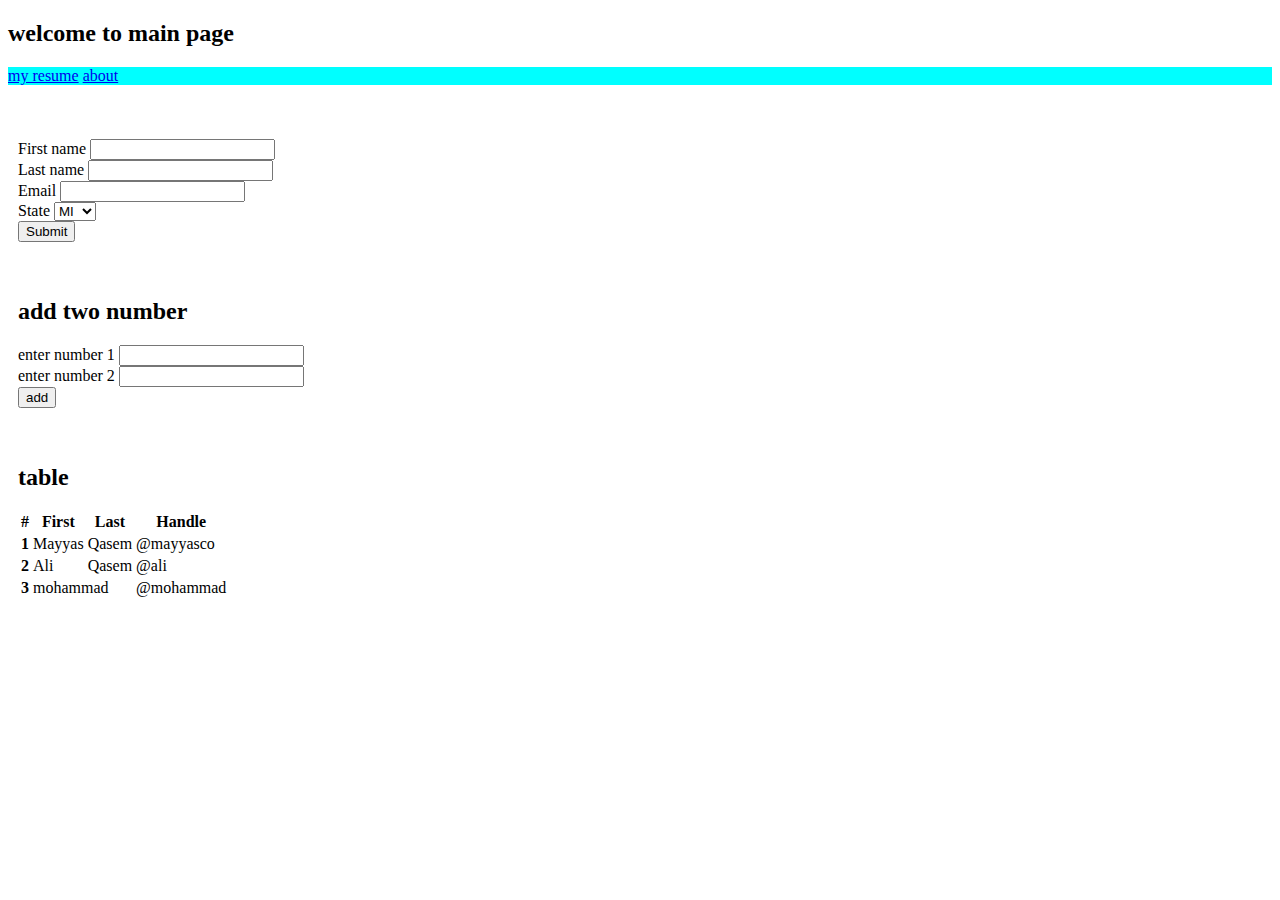
<file: sba-mayyas qasem/index.html>
<!doctype html>
<html lang="en">

<head>
    <meta charset="utf-8">
    <meta name="viewport" content="width=device-width, initial-scale=1">
    <title>SBA</title>
    <link href="https://cdn.jsdelivr.net/npm/bootstrap@5.3.0-alpha1/dist/css/bootstrap.min.css" rel="stylesheet"
        integrity="sha384-GLhlTQ8iRABdZLl6O3oVMWSktQOp6b7In1Zl3/Jr59b6EGGoI1aFkw7cmDA6j6gD" crossorigin="anonymous">
</head>

<body>
    <div class="p-3 text-primary-emphasis bg-primary-subtle border border-primary-subtle rounded-3">
        <h2 class="text-center">welcome to main page</h2>
    </div>

    <nav class="navbar navbar-expand-lg bg-body-tertiary">
        <div class="container-fluid" style="background-color: aqua;">
            <div>
                <a class="navbar-brand" href="resume/Portfolio.html">my resume</a>

                <a class="navbar-brand" href="about.html">about</a>

            </div>
        </div>
    </nav>
    <br><br><br>
    <form action="enter.html" class="row g-3 needs-validation" validate id="register" style="margin-left: 10px;">
        <div class="col-md-4">
            <label for="validationCustom01" class="form-label">First name</label>
            <input type="text" class="form-control" id="validationCustom01" required>
        </div>

        <div class="col-md-4">
            <label for="validationCustom02" class="form-label">Last name</label>
            <input type="text" class="form-control" id="validationCustom02" required>
        </div>
        <div class="col-md-4">
            <label class="form-label">Email</label>
            <input type="text" name="Email" class="form-control" id="em" />
            <label id="err" style="color: red;"></label>
        </div>
        <div class="col-md-3">
            <label for="validationCustom04" class="form-label">State</label>
            <select class="form-select" id="validationCustom04">
                <option>MI</option>
                <option>NY</option>
                <option>DC</option>
                <option>CL</option>
            </select>
        </div>
        <div class="col-12">
            <button class="btn btn-primary" type="submit">Submit</button>
        </div>
    </form><br>
    <br>
    <h2 style="margin-left: 10px;">add two number</h2>
    <form class="row g-3 needs-validation" validate style="margin-left: 10px;">
        <div class="col-md-4">
            <label for="validationCustom01" class="form-label">enter number 1</label>
            <input type="number" class="form-control" id="n1" required>
        </div>

        <div class="col-md-4">
            <label for="validationCustom02" class="form-label">enter number 2</label>
            <input type="text" class="form-control" id="n2" required>
        </div>

        <div class="col-12">
            <button class="btn btn-primary" id="add">add</button>
        </div>
    </form>
    <br>
    <br>
    <h2 style="margin-left: 10px;">table</h2>
    <table class="table" style="margin-left: 10px;">
        <thead>
            <tr>
                <th scope="col">#</th>
                <th scope="col">First</th>
                <th scope="col">Last</th>
                <th scope="col">Handle</th>
            </tr>
        </thead>
        <tbody>
            <tr>
                <th scope="row">1</th>
                <td>Mayyas</td>
                <td>Qasem</td>
                <td>@mayyasco</td>
            </tr>
            <tr>
                <th scope="row">2</th>
                <td>Ali</td>
                <td>Qasem</td>
                <td>@ali</td>
            </tr>
            <tr>
                <th scope="row">3</th>
                <td colspan="2">mohammad</td>
                <td>@mohammad</td>
            </tr>
        </tbody>
    </table>
    <script>
        const adduser = (event) => {
            let regex = new RegExp(/^\w+([.-]?\w+)*@\w+([.-]?\w+)*(\.\w{2,3})+$/);
            if (regex.test(document.getElementById("em").value) === true) {
                document.getElementById("err").innerHTML = "";
                localStorage.setItem("fn", document.getElementById("validationCustom01").value);
                localStorage.setItem("ln", document.getElementById("validationCustom02").value);
                localStorage.setItem("st", document.getElementById("validationCustom04").value);
            }
            else {
                document.getElementById("err").innerHTML = "please enter correct format of the email";
                event.preventDefault();
            }
        }

        const email = document.getElementById('em');
        email.addEventListener('focus', (event) => {
            document.getElementById("err").innerHTML = "";
        });
        const register = document.getElementById('register');
        register.addEventListener("submit", adduser);

        const add = document.getElementById('add');
        add.addEventListener("click", () => alert(Number(document.getElementById("n1").value) +
            Number(document.getElementById("n2").value)));
    </script>
</body>

</html>
</file>
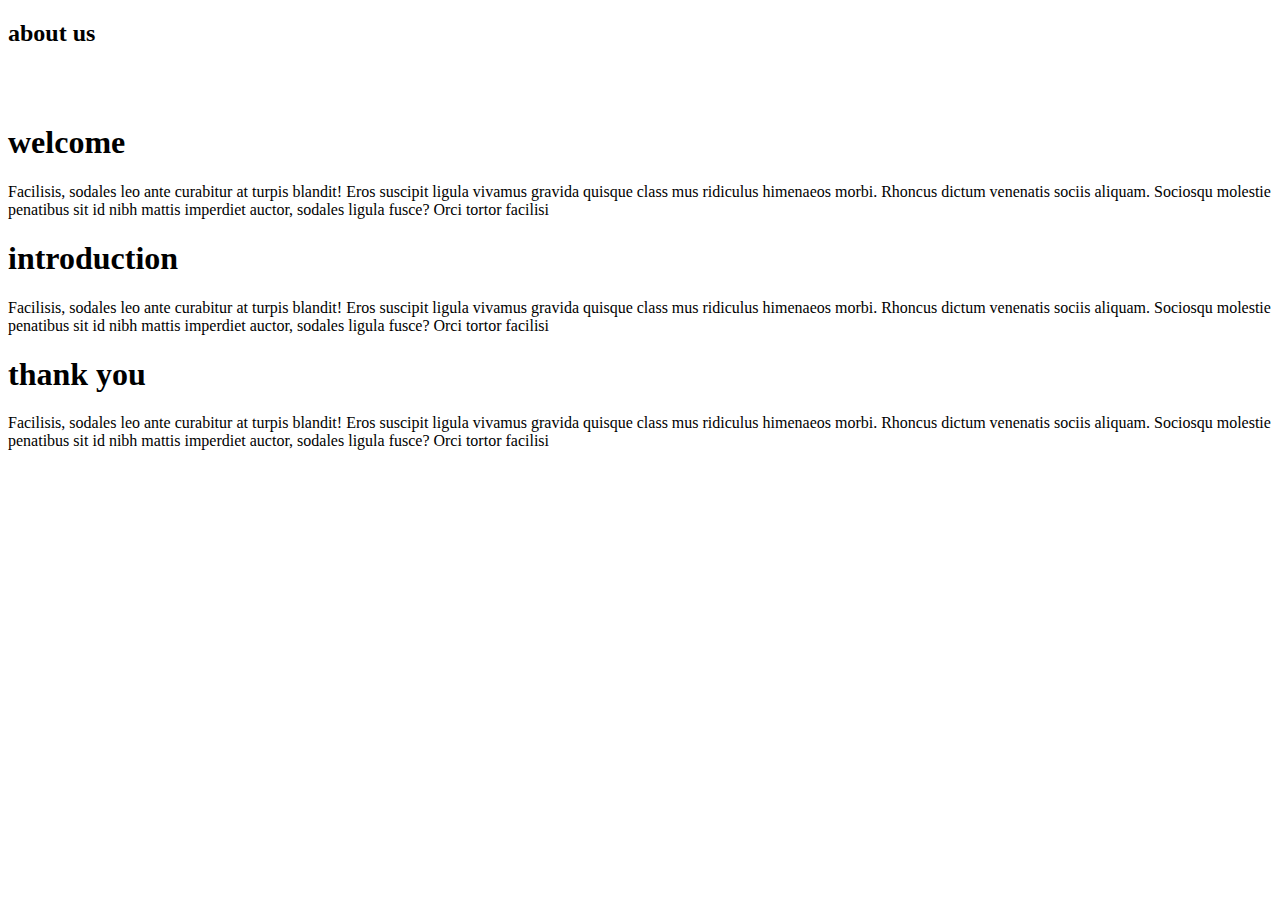
<file: sba-mayyas qasem/about.html>
<!doctype html>
<html lang="en">

<head>
    <meta charset="utf-8">
    <meta name="viewport" content="width=device-width, initial-scale=1">
    <title>Bootstrap demo</title>
    <link href="https://cdn.jsdelivr.net/npm/bootstrap@5.3.0-alpha1/dist/css/bootstrap.min.css" rel="stylesheet"
        integrity="sha384-GLhlTQ8iRABdZLl6O3oVMWSktQOp6b7In1Zl3/Jr59b6EGGoI1aFkw7cmDA6j6gD" crossorigin="anonymous">
</head>

<div class="p-3 text-primary-emphasis bg-primary-subtle border border-primary-subtle rounded-3">
    <h2 class="text-center">about us</h2>
</div>
<br><br>
<h1 class="display-6">welcome</h1>
<p>Facilisis, sodales leo ante curabitur at turpis blandit!
    Eros suscipit ligula vivamus gravida quisque class mus
    ridiculus himenaeos morbi. Rhoncus dictum venenatis sociis
    aliquam. Sociosqu molestie penatibus sit id nibh mattis
    imperdiet auctor, sodales ligula fusce? Orci tortor facilisi
</p>
<h1 class="display-6">introduction</h1>
<p>Facilisis, sodales leo ante curabitur at turpis blandit!
    Eros suscipit ligula vivamus gravida quisque class mus
    ridiculus himenaeos morbi. Rhoncus dictum venenatis sociis
    aliquam. Sociosqu molestie penatibus sit id nibh mattis
    imperdiet auctor, sodales ligula fusce? Orci tortor facilisi
</p>
<h1 class="display-6">thank you</h1>
<p>Facilisis, sodales leo ante curabitur at turpis blandit!
    Eros suscipit ligula vivamus gravida quisque class mus
    ridiculus himenaeos morbi. Rhoncus dictum venenatis sociis
    aliquam. Sociosqu molestie penatibus sit id nibh mattis
    imperdiet auctor, sodales ligula fusce? Orci tortor facilisi
</p>
</body>

</html>
</file>
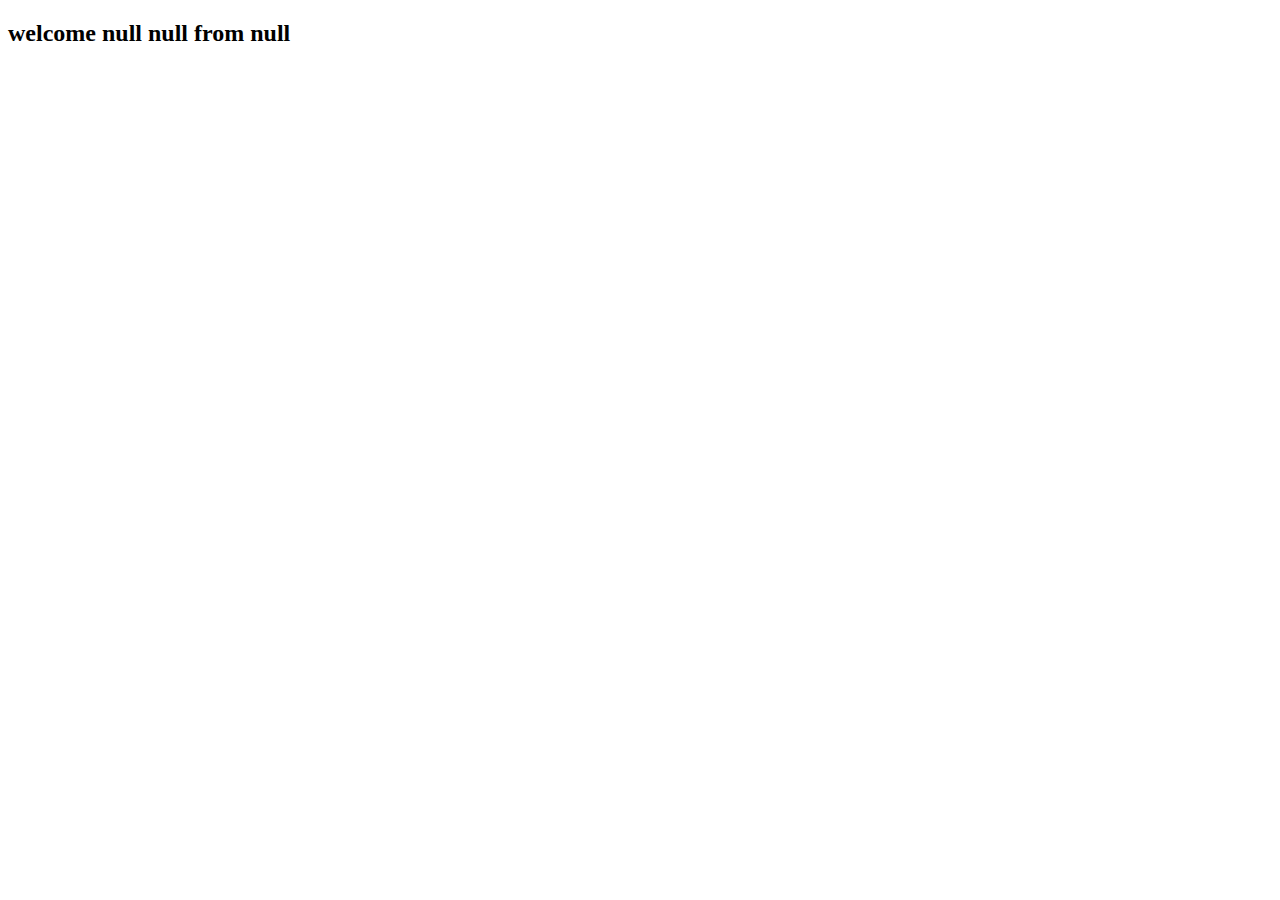
<file: sba-mayyas qasem/enter.html>
<!doctype html>
<html lang="en">

<head>
    <meta charset="utf-8">
    <meta name="viewport" content="width=device-width, initial-scale=1">
    <title>welcome</title>
    <link href="https://cdn.jsdelivr.net/npm/bootstrap@5.3.0-alpha1/dist/css/bootstrap.min.css" rel="stylesheet"
        integrity="sha384-GLhlTQ8iRABdZLl6O3oVMWSktQOp6b7In1Zl3/Jr59b6EGGoI1aFkw7cmDA6j6gD" crossorigin="anonymous">
</head>

<body>

    <div class="p-3 text-primary-emphasis bg-primary-subtle border border-primary-subtle rounded-3">
        <h2 id="heder" class="text-center"></h2>
    </div>

</body>
<script>
    document.getElementById("heder").innerHTML = "welcome " + localStorage.getItem("fn") + " " + localStorage.getItem("ln") + " from " + localStorage.getItem("st");

</script>




</html>
</file>
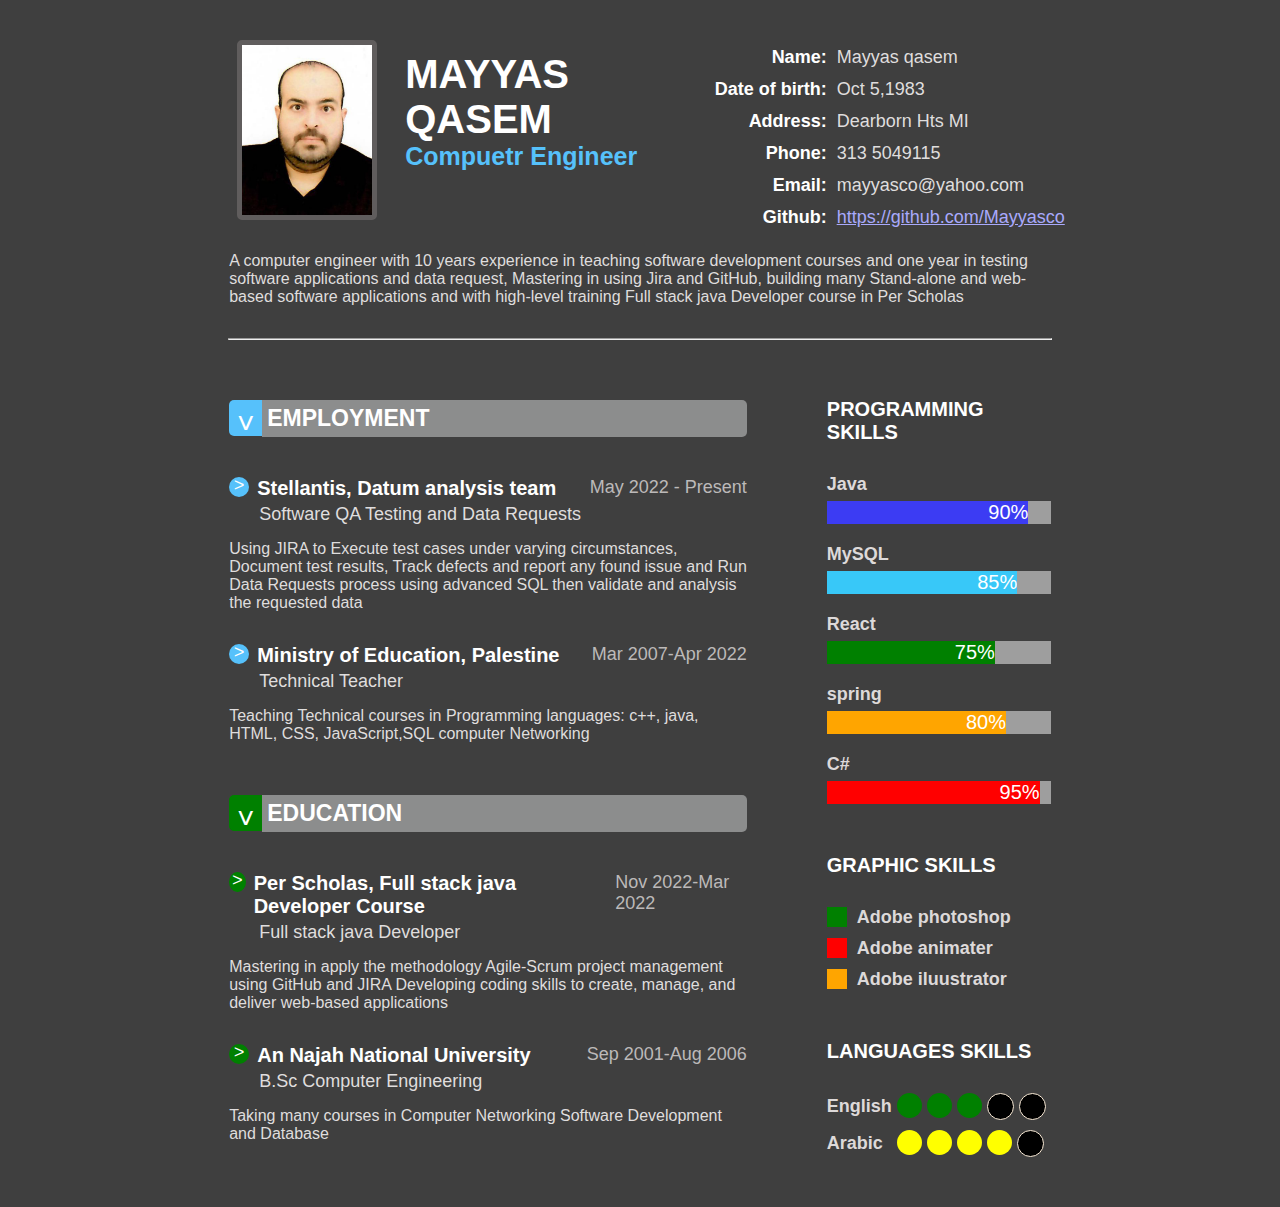
<file: sba-mayyas qasem/resume/Portfolio.html>
<!DOCTYPE html>
<html lang="en">

<head>
  <meta charset="UTF-8">
  <meta name="viewport" content="width=device-width, initial-scale=1.0">
  <meta http-equiv="X-UA-Compatible" content="ie=edge">
  <title>Portfolio</title>
  <link rel="stylesheet" href="Portfolio.css">
</head>

<body>
  <div class="head_container">
    <div class="head_container1">
      <img src="images\mayyas.png" alt="personal image" id="per_img" />
      <div class="name_container">
        <div class="name">MAYYAS QASEM</div>
        <div class="maj">Compuetr Engineer</div>
      </div>
    </div>
    <div class="info">
      <div class="info1">
        <div>Name: </div>
        <div>Date of birth: </div>
        <div>Address: </div>
        <div>Phone: </div>
        <div>Email: </div>
        <div>Github:</div>
      </div>
      <div class="info2">
        <div>Mayyas qasem</div>
        <div>Oct 5,1983</div>
        <div>Dearborn Hts MI</div>
        <div>313 5049115</div>
        <div>mayyasco@yahoo.com</div>
        <div><a href="https://github.com/Mayyasco" target="_blank"
            style="color:rgb(169, 169, 252)">https://github.com/Mayyasco</a> </div>
      </div>
    </div>
  </div>
  <div class="summary_container">
    A computer engineer with 10 years experience in teaching software
    development courses and one year in testing software applications
    and data request, Mastering in using Jira and GitHub, building many
    Stand-alone and web-based software applications and with high-level
    training Full stack java Developer course in Per Scholas
  </div>
  <hr class="line">

  <div class="bod">

    <div class="left">
      <div class="title">
        <div class="bef">
          ˅
        </div>
        <div class="employment">
          EMPLOYMENT
        </div>
      </div>
      <div class="emp">
        <div class="empo">
          Stellantis, Datum analysis team
        </div>
        <div class="date">
          May 2022 - Present
        </div>
      </div>
      <div class="major">
        Software QA Testing and Data Requests
      </div>
      <div class="explain">
        Using JIRA to Execute test cases under varying circumstances, Document test results, Track defects and report
        any found issue
        and Run Data Requests process using advanced SQL then validate and analysis the requested data
      </div>
      <div class="emp">
        <div class="empo">
          Ministry of Education, Palestine
        </div>
        <div class="date">
          Mar 2007-Apr 2022
        </div>
      </div>
      <div class="major">
        Technical Teacher
      </div>
      <div class="explain">
        Teaching Technical courses in
        Programming languages: c++, java, HTML, CSS, JavaScript,SQL
        computer Networking
      </div>
      <div class="title">
        <div class="bef1">
          ˅
        </div>
        <div class="employment">
          EDUCATION
        </div>
      </div>
      <div class="emp">
        <div class="empo1">
          Per Scholas, Full stack java Developer Course
        </div>
        <div class="date">
          Nov 2022-Mar 2022
        </div>
      </div>
      <div class="major">
        Full stack java Developer
      </div>
      <div class="explain">
        Mastering in apply the methodology Agile-Scrum project management using GitHub and JIRA
        Developing coding skills to create, manage, and deliver web-based applications
      </div>
      <div class="emp">
        <div class="empo1">
          An Najah National University
        </div>
        <div class="date">
          Sep 2001-Aug 2006
        </div>
      </div>
      <div class="major">
        B.Sc Computer Engineering
      </div>
      <div class="explain">
        Taking many courses in Computer Networking Software Development and Database
      </div>
    </div>
    <div class="right">
      <div class="right_head1">
        PROGRAMMING SKILLS
      </div>
      <div class="right_head2">
        Java
      </div>
      <div class="bar-java">
        <div class="bar-java-left">
          90%
        </div>
        <div class="bar-java-right">
        </div>
      </div>
      <div class="right_head2">
        MySQL
      </div>
      <div class="bar-mysql">
        <div class="bar-mysql-left">
          85%
        </div>
        <div class="bar-mysql-right">
        </div>
      </div>
      <div class="right_head2">
        React
      </div>
      <div class="bar-React">
        <div class="bar-React-left">
          75%
        </div>
        <div class="bar-React-right">
        </div>
      </div>
      <div class="right_head2">
        spring
      </div>
      <div class="bar-spring">
        <div class="bar-spring-left">
          80%
        </div>
        <div class="bar-spring-right">
        </div>
      </div>
      <div class="right_head2">
        C#
      </div>
      <div class="bar-c">
        <div class="bar-c-left">
          95%
        </div>
        <div class="bar-c-right">
        </div>
      </div>
      <div class="right_head1">
        GRAPHIC SKILLS
      </div>
      <div class="graphic">
        <div class="squre1">

        </div>
        <div class="right_head3">
          Adobe photoshop
        </div>
      </div>
      <div class="graphic">
        <div class="squre2">

        </div>
        <div class="right_head3">
          Adobe animater
        </div>
      </div>
      <div class="graphic">
        <div class="squre3">

        </div>
        <div class="right_head3">
          Adobe iluustrator
        </div>
      </div>
      <div class="right_head1">
        LANGUAGES SKILLS
      </div>
      <div class="langs">
        <div class="right_head4">
          English
        </div>
        <div class="balls">
          <div class="ball1"></div>
          <div class="ball1"></div>
          <div class="ball1"></div>
          <div class="ball3"></div>
          <div class="ball3"></div>
        </div>
      </div>
      <div class="langs">
        <div class="right_head4">
          Arabic
        </div>
        <div class="balls">
          <div class="ball2"></div>
          <div class="ball2"></div>
          <div class="ball2"></div>
          <div class="ball2"></div>
          <div class="ball3"></div>
        </div>
      </div>
    </div>
  </div>
  </div>
</body>

</html>
</file>
<file: sba-mayyas qasem/resume/Portfolio.css>
* {background-color: rgb(63, 63, 63)}
.head_container{
    display: flex;
    justify-content:left;
    margin: auto;
    padding: 1.5rem;
    width: 65%;
  }
  .head_container1{
    display: flex;
    justify-content:left;
    width: 65%;
  }
  
  #per_img{
    width: 130px;
    height: 170px;
    margin: 0.5rem;
    border-radius: 5px;
    border-color: rgb(96, 93, 93);
    border-width: 5px;
    border-style: solid;
  }
  .name_container{
    padding-left: 20px;
    padding-top: 20px;
  }
  .name_container .name{
    font-weight: bold;
    font-size: 40px;
    font-family: Arial, Helvetica, sans-serif;
    color: rgb(255, 255, 255);
  }
  .name_container .maj{
    font-weight: bold;
    font-size: 25px;
    font-family: Arial, Helvetica, sans-serif;
    color:rgb(86, 193, 251);
  }
  .info{
    display :grid ;
    margin-top: 15px;
    grid-template-columns:  fit-content(50%) 50%;
    margin-left: 20px;
    margin-right: 20px;
  }

.info1{
  display: flex;
  flex-direction: column;
  justify-content: space-between;
    font-weight: bold;
    font-size: 18px;
    font-family: Arial, Helvetica, sans-serif;
    color:white;
    text-align: right;
    margin-right: 10px;
    
}
.info2{
  display: flex;
  flex-direction: column;
  justify-content: space-between;
    font-size: 18px;
    font-family: Arial, Helvetica, sans-serif;
    color:rgb(223, 221, 221);
    
}
.summary_container{
    color:rgb(223, 221, 221);
    margin: auto;
    padding: 1.5rem;
    padding-top: 0px;
    width: 65%;
    font-size: 16px;
    font-family: Arial, Helvetica, sans-serif;
}
.line{
    width: 65%;
    color:rgb(223, 221, 221);
}
.bod{
display: flex;
width: 65%;
margin: auto;
padding: 1.5rem;
padding-top: 0px;
}
.left{
  width: 70%;
  margin-right: 80px;
}
.right{
 
  font-size: large;
  color: rgb(255, 255, 255);
  
}
.explain{
  margin-top: 15px;
    color:rgb(223, 221, 221);
    font-size: 16px;
    font-family: Arial, Helvetica, sans-serif;
    margin-bottom: 32px;
}
.major{
  color:rgb(223, 221, 221);
    font-size: 18px;
    font-family: Arial, Helvetica, sans-serif;
    margin-left: 30px;
}
.emp{
  color:rgb(255, 255, 255);
    font-size: 20px;
    font-family: Arial, Helvetica, sans-serif;
    font-weight: bold;
    margin-bottom: 4px;
    
    display: flex;
    justify-content: space-between;
    
}
.empo{
  display: flex;
}
.empo1{
  display: flex;
}
.empo::before{
  content: " >";
  font-size: 18px;
  font-weight:lighter;
  font-family: Consolas, 'Courier New', monospace;
  color: rgb(255, 255, 255);
  background: rgb(86, 193, 251);
    border-radius: 50%;
    width: 20px;
    height: 20px;
    margin-right: 8px;
    text-align: center;
    line-height: 19px;
    
}
.empo1::before{
  content: " >";
  font-size: 18px;
  font-weight:lighter;
  font-family: Consolas, 'Courier New', monospace;
  color: rgb(255, 255, 255);
  background: green;
    border-radius: 50%;
    width: 20px;
    height: 20px;
    margin-right: 8px;
    text-align: center;
    line-height: 19px;
    
}
.date{
  color:rgb(188, 185, 185);
  font-size: 18px;
    font-family: Arial, Helvetica,sans-serif;
    font-weight:lighter;
}
.title{
  display: flex;
  margin-top: 50px;
}
.employment{
  background: rgb(140, 141, 141);
  color: white;
  width: 100%;
  font-family: Arial, Helvetica,sans-serif;
  font-weight: bolder;
  font-size: 23px;
  padding: 5px;
  display: flex;
  margin-bottom: 40px;
  margin-top: 2px;
  border-radius: 0px 5px 5px 0px;
}
.bef{
  font-size: 30px;
  font-weight:lighter;
  font-family: Consolas, 'Courier New', monospace;
  color: rgb(255, 255, 255);
  background: rgb(86, 193, 251);
    border-radius: 5px 0px 0px 5px;
    width: 36px;
    height: 36px;
    text-align: center;
    line-height: 50px;
    margin-top: 2px;
    
}
.bef1{
  font-size: 30px;
  font-weight:lighter;
  font-family: Consolas, 'Courier New', monospace;
  color: rgb(255, 255, 255);
  background: green;
  border-radius: 5px 0px 0px 5px;
    width: 36px;
    height: 36px;
    text-align: center;
    line-height: 50px;
    margin-top: 2px;
    
}
.right_head1
{
  color: white;
  font-family: Arial, Helvetica,sans-serif;
  font-weight: bolder;
  font-size: 20px;
  margin-bottom: 30px;
  margin-top: 50px;
}
.right_head2
{
  color: rgb(221, 217, 217);
  font-family: Arial, Helvetica,sans-serif;
  font-weight: bolder;
  font-size: 18px;
  margin-bottom: 6px;
  margin-top: 20px;
}
.right_head3
{
  color: rgb(221, 217, 217);
  font-family: Arial, Helvetica,sans-serif;
  font-weight: bolder;
  font-size: 18px;
}
.right_head4
{
  color: rgb(221, 217, 217);
  font-family: Arial, Helvetica,sans-serif;
  font-weight: bolder;
  font-size: 18px;
  width: 50px;
}
.bar-java{
  display: flex;
  margin-bottom: 10px;
}
.bar-java-left{
  background-color: rgb(60, 60, 243);
  width: 90%;
  font-size: 20px;
  font-family: Arial, Helvetica,sans-serif;
  text-align: right;
}
.bar-java-right{
  width: 10%;
  background-color: rgb(158, 158, 158);
}

.bar-mysql{
  display: flex;
  margin-bottom: 10px;
}
.bar-mysql-left{
  background-color:rgb(56, 200, 248);
  width: 85%;
  font-size: 20px;
  font-family: Arial, Helvetica,sans-serif;
  text-align: right;
}
.bar-mysql-right{
  width: 15%;
  background-color: rgb(158, 158, 158);
}

.bar-React{
  display: flex;
  margin-bottom: 10px;
}
.bar-React-left{
  background-color: green;
  width: 75%;
  font-size: 20px;
  font-family: Arial, Helvetica,sans-serif;
  text-align: right;
}
.bar-React-right{
  width: 25%;
  background-color: rgb(158, 158, 158);
}

.bar-spring{
  display: flex;
  margin-bottom: 10px;
}
.bar-spring-left{
  background-color: orange;
  width: 80%;
  font-size: 20px;
  font-family: Arial, Helvetica,sans-serif;
  text-align: right;
}
.bar-spring-right{
  width: 20%;
  background-color: rgb(158, 158, 158);
}
.bar-c{
  display: flex;
  margin-bottom: 10px;
}
.bar-c-left{
  background-color:red;
  width: 95%;
  font-size: 20px;
  font-family: Arial, Helvetica,sans-serif;
  text-align: right;
}
.bar-c-right{
  width: 5%;
  background-color: rgb(158, 158, 158);
}
.langs{
  display: flex;
  
  align-items: center;
  margin-bottom: 10px;
  
}
.ball1{
  background:green;
    border-radius: 50%;
    width: 25px;
    height: 25px;
    margin-right: 5px;
}
.ball2{
  background:yellow;
    border-radius: 50%;
    width: 25px;
    height: 25px;
    margin-right: 5px;
}
.ball3{
  background:black;
  border-width: 1px;
  border-color: antiquewhite;
    border-radius: 50%;
    width: 25px;
    height: 25px;
    margin-right: 5px;
    border-style: solid;
}
.balls{
 display: flex;
 margin-left: 20px;
}
.squre1{
  background:green;
    width: 20px;
    height: 20px;
    margin-right: 10px;

}
.squre2{
  background:red;
    width: 20px;
    height: 20px;
    margin-right: 10px;

}
.squre3{
  background:orange;
    width: 20px;
    height: 20px;
    margin-right: 10px;

}
.graphic{
  display: flex;
  justify-content:left;
  margin-bottom: 10px;
}
@media (max-width: 800px){
  #per_img{
   display: none;
  }
  .head_container{
    flex-direction: column;
    padding-left: 0px;
    width: 90%;
  }
  .head_container1{
    width: 100%;
  }
  .bod{
flex-direction: column-reverse;
  }
  .right{
    width: 90%;
  }
  .left
  {
    width: 100%;
    margin-right: 0px;
  }
  .bod{width: 90%;}
    .line{width: 90%;}
    .summary_container{
      width: 90%;
    }
    .name_container .name{
      font-size: 30px;
    }

}
</file>
